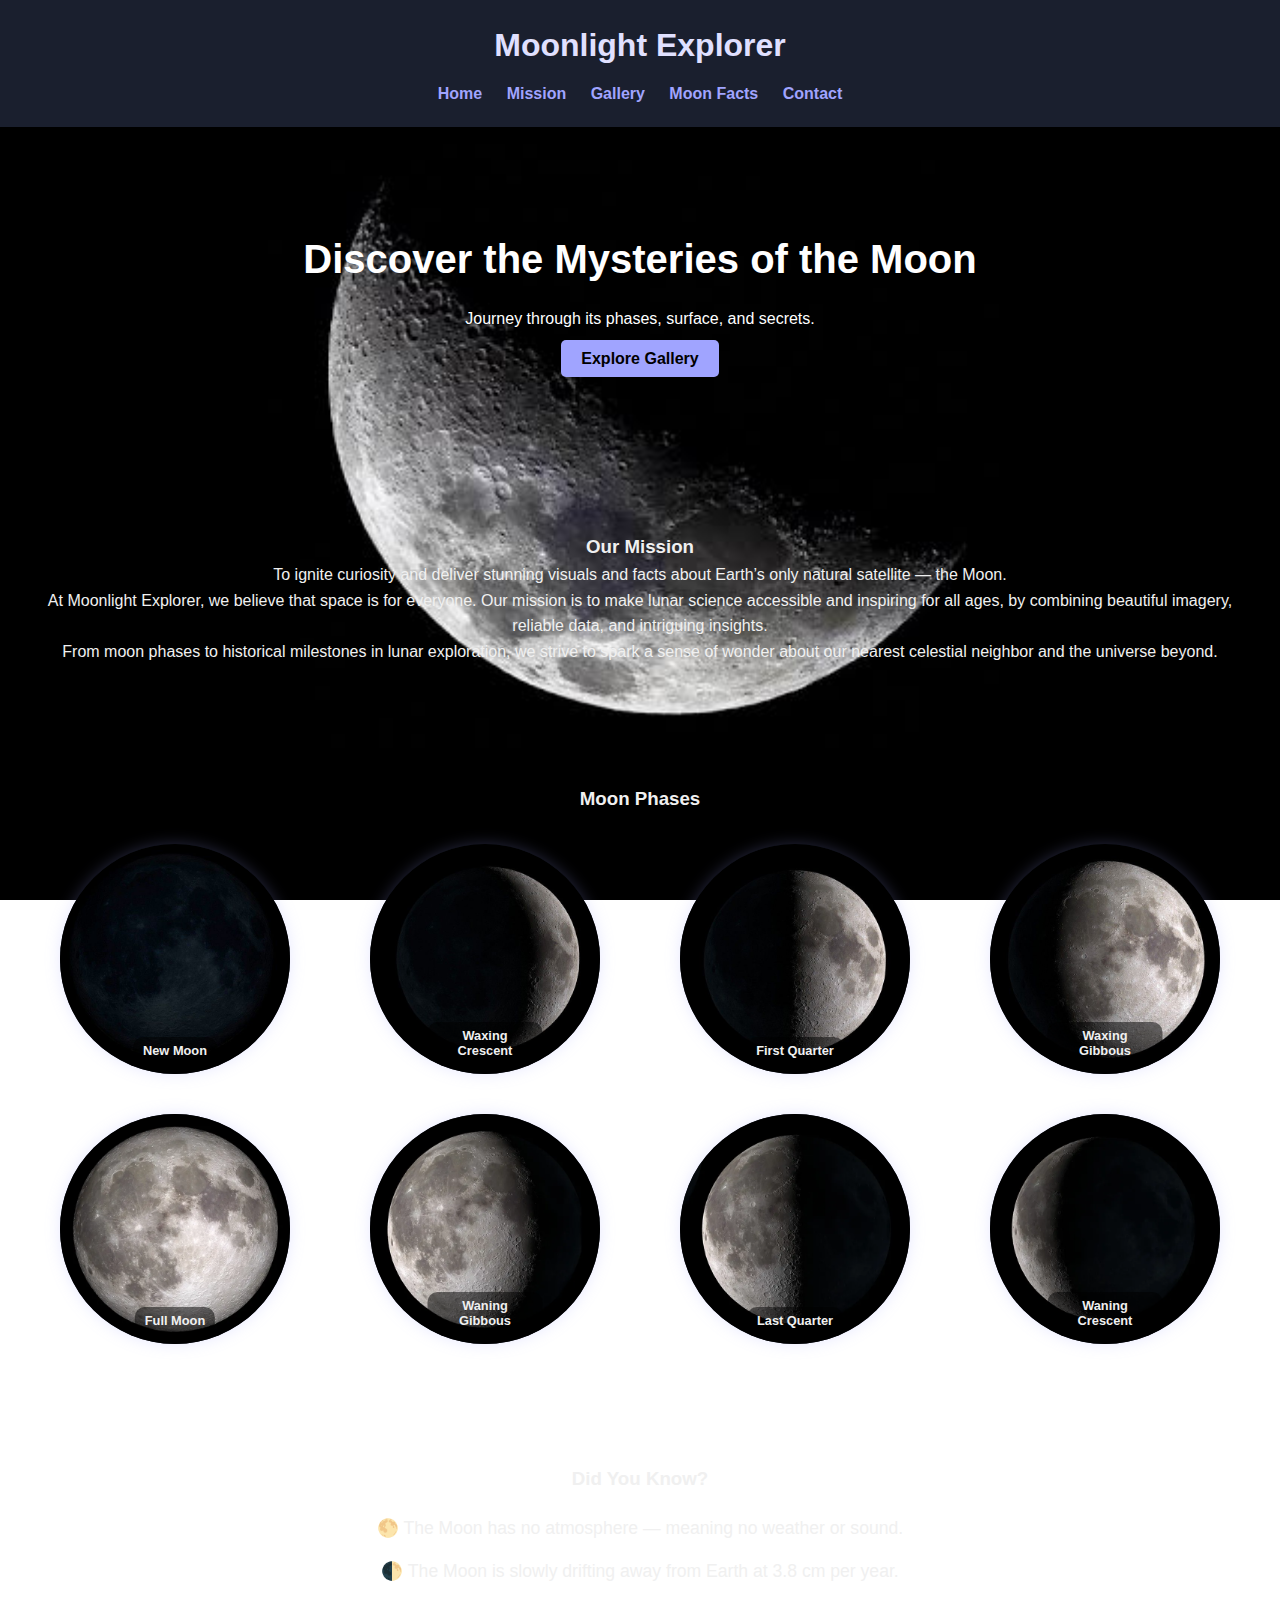
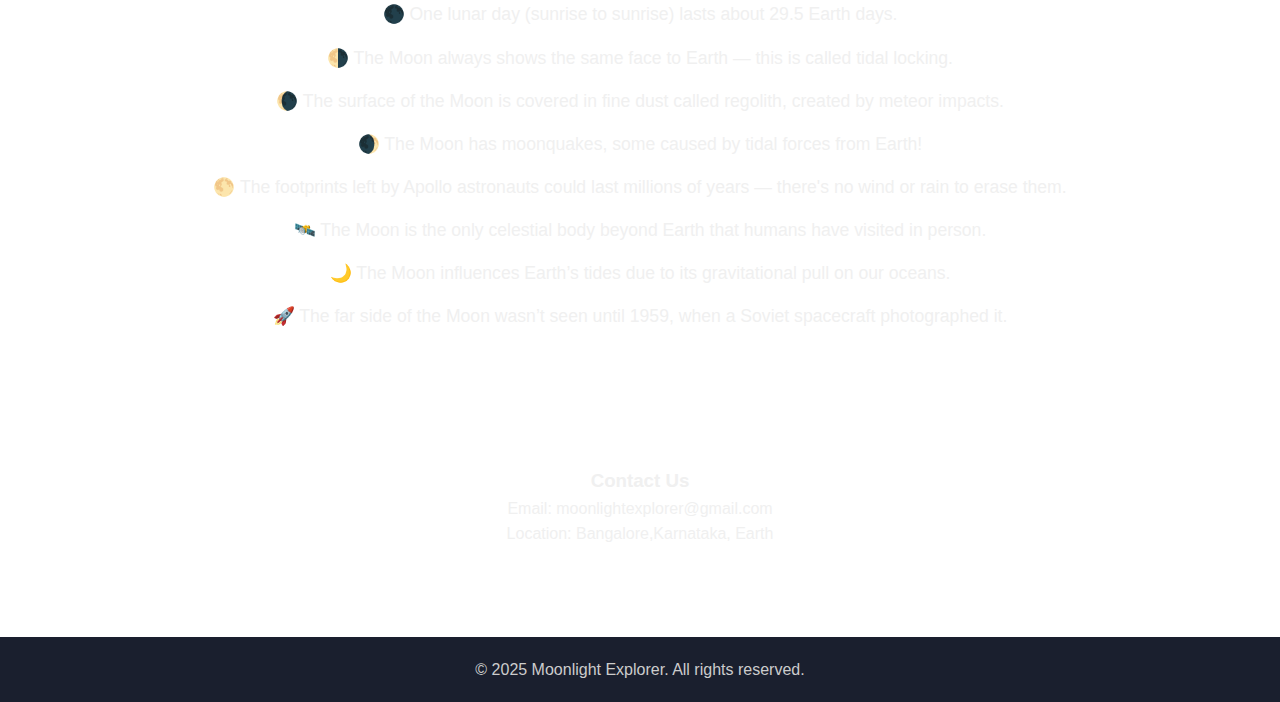
<file: Landing page/index.html>
<!DOCTYPE html>
<html lang="en">
<head>
  <meta charset="UTF-8" />
  <meta name="viewport" content="width=device-width, initial-scale=1.0" />
  <title>Moonlight Explorer</title>
  <link rel="stylesheet" href="style.css" />
</head>
<body>

  <header>
    <h1>Moonlight Explorer</h1>
    <nav>
      <a href="#">Home</a>
      <a href="#mission">Mission</a>
      <a href="#gallery">Gallery</a>
      <a href="#facts">Moon Facts</a>
      <a href="#contact">Contact</a>
    </nav>
  </header>

  <section class="hero">
    <h2>Discover the Mysteries of the Moon</h2>
    <p>Journey through its phases, surface, and secrets.</p>
    <a href="#gallery" class="btn">Explore Gallery</a>
  </section>

  <section id="mission" class="mission">
  <h3>Our Mission</h3>
  <p>
    To ignite curiosity and deliver stunning visuals and facts about Earth’s only natural satellite — the Moon.
  </p>
  <p>
    At Moonlight Explorer, we believe that space is for everyone. Our mission is to make lunar science accessible and inspiring for all ages, by combining beautiful imagery, reliable data, and intriguing insights.
  </p>
  <p>
    From moon phases to historical milestones in lunar exploration, we strive to spark a sense of wonder about our nearest celestial neighbor and the universe beyond.
  </p>
</section>

   <section id="gallery" class="gallery">
  <h3>Moon Phases</h3>
  <div class="card-grid">
    <div class="card">
      <img src="New Moon.jpg" alt="New Moon" />
      <h4>New Moon</h4>
    </div>
    <div class="card">
      <img src="waxing crescent.jpg" alt="Waxing Crescent" />
      <h4>Waxing Crescent</h4>
    </div>
    <div class="card">
      <img src="First quarter.jpg" alt="First Quarter" />
      <h4>First Quarter</h4>
    </div>
    <div class="card">
      <img src="waxing gibbous.jpg" alt="Waxing Gibbous" />
      <h4>Waxing Gibbous</h4>
    </div>
    <div class="card">
      <img src="Full moon.webp" alt="Full Moon" />
      <h4>Full Moon</h4>
    </div>
    <div class="card">
      <img src="waning gibbous.webp" alt="Waning Gibbous" />
      <h4>Waning Gibbous</h4>
    </div>
    <div class="card">
      <img src="Third quarter.webp" alt="Last Quarter" />
      <h4>Last Quarter</h4>
    </div>
    <div class="card">
      <img src="waning crescent.webp" alt="Waning Crescent" />
      <h4>Waning Crescent</h4>
    </div>
  </div>
</section>


  <section id="facts" class="facts">
  <h3>Did You Know?</h3>
  <ul>
    <li>🌕 The Moon has no atmosphere — meaning no weather or sound.</li>
    <li>🌓 The Moon is slowly drifting away from Earth at 3.8 cm per year.</li>
    <li>🌑 One lunar day (sunrise to sunrise) lasts about 29.5 Earth days.</li>
    <li>🌗 The Moon always shows the same face to Earth — this is called tidal locking.</li>
    <li>🌘 The surface of the Moon is covered in fine dust called regolith, created by meteor impacts.</li>
    <li>🌒 The Moon has moonquakes, some caused by tidal forces from Earth!</li>
    <li>🌕 The footprints left by Apollo astronauts could last millions of years — there's no wind or rain to erase them.</li>
    <li>🛰️ The Moon is the only celestial body beyond Earth that humans have visited in person.</li>
    <li>🌙 The Moon influences Earth’s tides due to its gravitational pull on our oceans.</li>
    <li>🚀 The far side of the Moon wasn’t seen until 1959, when a Soviet spacecraft photographed it.</li>
  </ul>
</section>


  <section id="contact" class="contact">
    <h3>Contact Us</h3>
    <p>Email: moonlightexplorer@gmail.com</p>
    <p>Location: Bangalore,Karnataka, Earth</p>
  </section>

  <footer>
    <p>&copy; 2025 Moonlight Explorer. All rights reserved.</p>
  </footer>

</body>
</html>
</file>
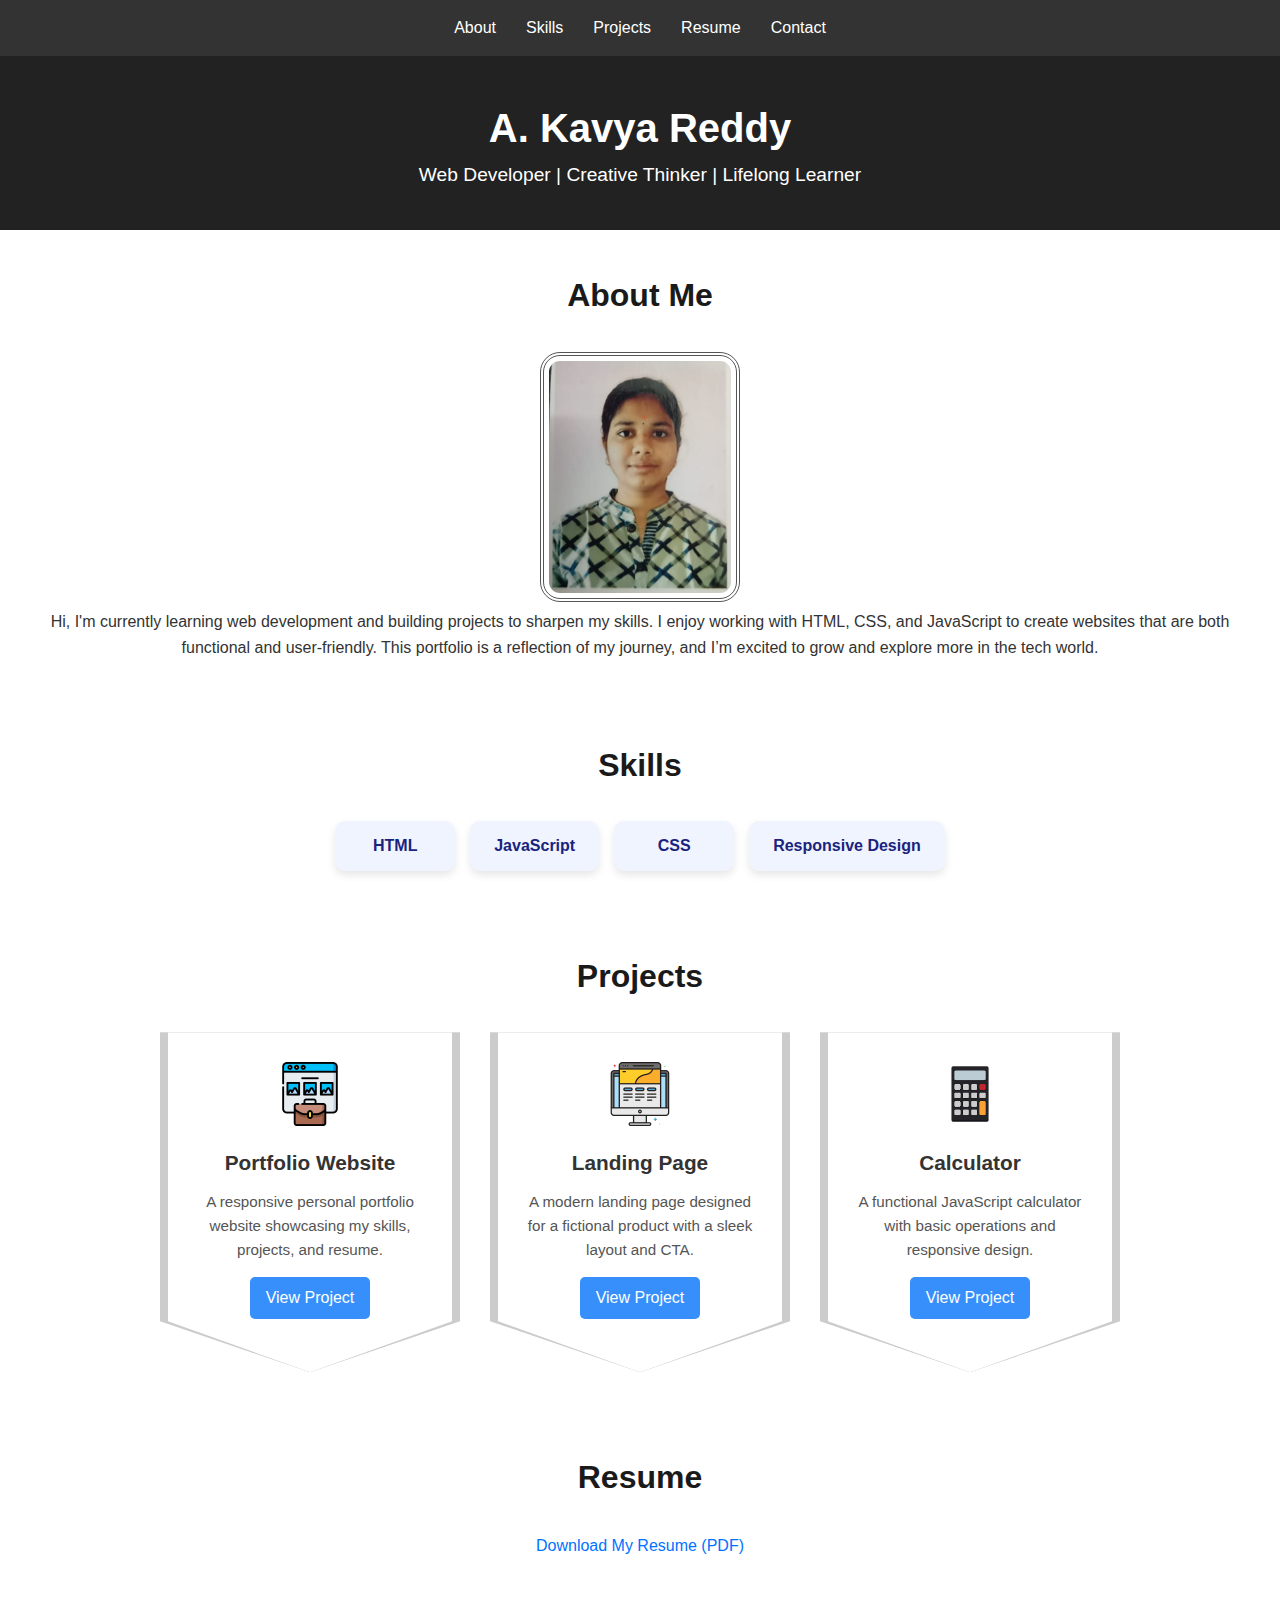
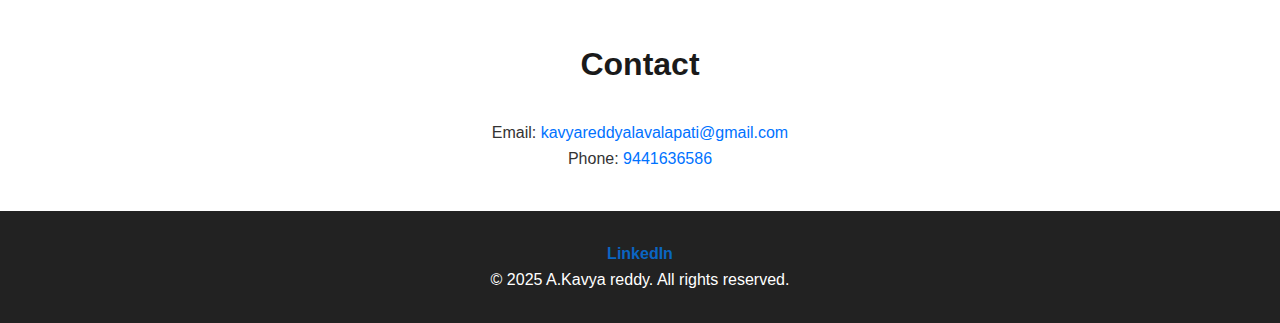
<file: Portfolio/index.html>
<!DOCTYPE html>
<html lang="en">
<head>
  <meta charset="UTF-8" />
  <meta name="viewport" content="width=device-width, initial-scale=1.0"/>
  <title>My Portfolio</title>
  <link rel="stylesheet" href="style.css" />
</head>
<body>
   <!-- Navigation Bar -->
  <nav class="navbar">
  <ul class="nav-links">
    <li><a href="#about">About</a></li>
    <li><a href="#skills">Skills</a></li>
    <li><a href="#projects">Projects</a></li>
     <li><a href="#resume">Resume</a></li>
    <li><a href="#contact">Contact</a></li>
  </ul>
</nav>


  <!-- Header Section -->
  <header>
    <h1>A. Kavya Reddy</h1>
    <p>Web Developer | Creative Thinker | Lifelong Learner</p>
  </header>

  <!-- About Section -->
  <section id="about">
    <h2>About Me</h2>
    <img src="kavya.jpg" alt="A. Kavya Reddy" class="profile-pic" />
    <p>Hi, I'm currently learning web development and building projects to sharpen my skills.
 I enjoy working with HTML, CSS, and JavaScript to create websites that are both functional and user-friendly. 
This portfolio is a reflection of my journey, and I’m excited to grow and explore more in the tech world.</p>
  </section>

 <!-- Skills Section -->
<section id="skills">
  <h2>Skills</h2>
  <ul class="skills-list">
    <li>HTML</li>
    <li>JavaScript</li>
    <li>CSS</li>
    <li>Responsive Design</li>
  </ul>
</section>


<!-- Projects Section -->
<section id="projects">
  <h2>Projects</h2>
  <div class="project-grid">

    <!-- Portfolio Website -->
    <div class="project-card-wrapper">
      <div class="project-card">
        <img src="portfolio.png" alt="Portfolio Website">
        <div class="card-content">
          <h3>Portfolio Website</h3>
          <p>A responsive personal portfolio website showcasing my skills, projects, and resume.</p>
          <a href="https://your-portfolio-link.com" target="_blank">View Project</a>
        </div>
      </div>
    </div>

    <!-- Landing Page -->
    <div class="project-card-wrapper">
      <div class="project-card">
        <img src="Landing page.png" alt="Landing Page">
        <div class="card-content">
          <h3>Landing Page</h3>
          <p>A modern landing page designed for a fictional product with a sleek layout and CTA.</p>
          <a href="https://your-landingpage-link.com" target="_blank">View Project</a>
        </div>
      </div>
    </div>

    <!-- Calculator -->
    <div class="project-card-wrapper">
      <div class="project-card">
        <img src="Calculator.png" alt="Calculator App">
        <div class="card-content">
          <h3>Calculator</h3>
          <p>A functional JavaScript calculator with basic operations and responsive design.</p>
          <a href="https://your-calculator-link.com" target="_blank">View Project</a>
        </div>
      </div>
    </div>

  </div>
</section>


  <!-- Resume Section -->
  <section id="resume">
    <h2>Resume</h2>
    <p><a href="Kavya reddy Resume.pdf" download>Download My Resume (PDF)</a></p>
  </section>

 <!-- Contact Section -->
<section id="contact">
  <h2>Contact</h2>
  <p>Email: <a href="mailto:kavyareddyalavalapati@gmail.com">kavyareddyalavalapati@gmail.com</a></p>
  <p>Phone: <a href="tel:+919441636586">9441636586</a></p>
</section>


  <!-- Footer -->
  <footer>

<a href="https://www.linkedin.com/in/kavya-reddy-alavalapati-2a7677293" target="_blank" rel="noopener" style="margin-right: 10px; color: #0A66C2; text-decoration: none; font-weight: bold;">
    LinkedIn
  </a>
    <p>&copy; 2025 A.Kavya reddy. All rights reserved.</p>
  </footer>

</body>
</html>
</file>
<file: Landing page/style.css>
*
 {
  margin: 0;
  padding: 0;
  box-sizing: border-box;
}

body {
  font-family: 'Arial', sans-serif;
  background-color: #0b0f1a;
  background: url('Moon.jpg') no-repeat center center fixed;
  background-size: cover;
  color: #f0f0f0;
  line-height: 1.6;
}

header {
  background: #1a1f2e;
  padding: 20px;
  text-align: center;
}

header h1 {
  font-size: 2rem;
  color: #e0e0ff;
}

nav {
  margin-top: 10px;
}

nav a {
  color: #a0a4ff;
  margin: 0 10px;
  text-decoration: none;
  font-weight: bold;
}

nav a:hover {
  color: #fff;
}

.hero {
  background: url('https://source.unsplash.com/1600x600/?moon,space') no-repeat center center/cover;
  text-align: center;
  padding: 100px 20px;
  color: white;
}

.hero h2 {
  font-size: 2.5rem;
}

.hero p {
  margin: 15px 0;
}

.btn {
  padding: 10px 20px;
  background: #a0a4ff;
  color: #000;
  text-decoration: none;
  border-radius: 5px;
  font-weight: bold;
}

.btn:hover {
  background: #fff;
  color: #000;
}

/* Section styles */
section {
  padding: 60px 20px;
  text-align: center;
}

/* Gallery */
.gallery .grid {
  display: grid;
  grid-template-columns: repeat(auto-fit, minmax(250px, 1fr));
  gap: 20px;
  margin-top: 20px;
}

.gallery img {
  width: 100%;
  border-radius: 10px;
  transition: transform 0.3s ease;
}

.gallery img:hover {
  transform: scale(1.05);
}
.card-grid {
  display: grid;
  grid-template-columns: repeat(4, 1fr);
  gap: 20px;
  margin-top: 30px;
  column-gap: 20px;    
  row-gap: 40px;     
  padding: 0 10px;
  justify-items: center;
}

.card {
  background: #1a1f2e;
  width: 230px;      
  height: 230px;    
  border-radius: 50%; 
  overflow: hidden;
  box-shadow: 0 0 15px rgba(160, 164, 255, 0.25);
  transition: transform 0.3s ease;
  text-align: center;
  position: relative;
}

.card img {
  width: 100%;
  height: 100%;
  object-fit: cover;
  display: block;
  border-radius: 20px 20px 0 0; /* Rounded only at the top if needed */
}

.card h4 {
  position: absolute;
  bottom: 10px;
  left: 50%;
  transform: translateX(-50%);
  background: rgba(0, 0, 0, 0.5);
  padding: 6px 10px;
  font-size: 0.8rem;
  color: #f0f0f0;
  border-radius: 10px;
  max-width: 90%;
  text-align: center;
  white-space: normal;
  word-wrap: break-word;
  line-height: 1.2;
}



.card:hover {
  transform: translateY(-5px);
}


/* Facts */
.facts ul {
  list-style: none;
  margin-top: 20px;
}

.facts li {
  margin: 15px 0;
  font-size: 1.1rem;
}

/* Footer */
footer {
  background: #1a1f2e;
  color: #ccc;
  text-align: center;
  padding: 20px;
  margin-top: 30px;
}
</file>
<file: Portfolio/style.css>
* {
  margin: 0;
  padding: 0;
  box-sizing: border-box;
}

body {
  font-family: 'Segoe UI', sans-serif;
  line-height: 1.6;
  background-color: white; /* Changed from #f0f0f5 to pure white */
  color: #333;
}

/* Navigation Bar */
.navbar {
  background-color: #333;
  padding: 15px 0;
  text-align: center;
}

.nav-links {
  list-style: none;
  display: flex;
  justify-content: center;
  gap: 30px;
  padding: 0;
  margin: 0;
}

.nav-links li a {
  color: white;
  text-decoration: none;
  font-weight: 500;
  font-size: 1rem;
  transition: color 0.3s ease;
}

.nav-links li a:hover {
  color: #0072ff;
}

/* Header */
header {
  text-align: center;
  background-color: #222;
  color: white;
  padding: 40px 20px;
}

header h1 {
  font-size: 2.5em;
}

header p {
  font-size: 1.2em;
}

/* Sections */
section {
  padding: 40px 20px;
  background-color: white;
  border-radius: 10px;
  margin-bottom: 0;
}

/* Center all section headings */
section h2 {
  text-align: center;
  font-size: 2rem;
  margin-bottom: 30px;
  color: #1a1a1a;
}

/* About Section */
#about {
  text-align: center;
}

.profile-pic {
  width: 200px;
  height: 250px;
  border-radius: 20px;
  object-fit: cover;
  border: 4px double #555;
  padding: 5px;
  background-color: #fff;
}

/* Skills Section */
.skills-list {
  list-style: none;
  padding: 0;
  margin: 20px auto 0;
  display: flex;
  flex-wrap: wrap;
  justify-content: center;
  gap: 15px;
  max-width: 800px;
}

.skills-list li {
  background-color: #f0f4ff;
  color: #1a237e;
  padding: 12px 24px;
  border-radius: 10px;
  box-shadow: 0 4px 8px rgba(0,0,0,0.1);
  font-weight: 600;
  font-size: 1rem;
  min-width: 120px;
  text-align: center;
  transition: 0.3s ease;
}

.skills-list li:hover {
  background-color: #d0dbff;
  transform: translateY(-4px);
  box-shadow: 0 6px 14px rgba(26, 35, 126, 0.2);
}

/* Projects Section */
#projects {
  background-color: white; /* Changed from #f4f4fa to white */
  text-align: center;
}

/* Project Grid */
.project-grid {
  display: flex;
  flex-wrap: wrap;
  justify-content: center;
  gap: 30px;
}

/* Project Card Wrapper */
.project-card-wrapper {
  width: 300px;
  height: 340px;
  background-color: #ccc;
  clip-path: polygon(0 0, 100% 0, 100% 85%, 50% 100%, 0 85%);
  display: flex;
  align-items: center;
  justify-content: center;
  transition: background-color 0.3s ease, box-shadow 0.3s ease;
}

.project-card-wrapper:hover {
  background-color: #0072ff;
  box-shadow: 0 0 12px rgba(0, 114, 255, 0.7);
}

/* Inner Project Card */
.project-card {
  width: 284px;
  height: 340px;
  background-color: white;
  clip-path: polygon(0 0, 100% 0, 100% 85%, 50% 100%, 0 85%);
  box-shadow: 0 4px 16px rgba(0, 0, 0, 0.1);
  overflow: hidden;
  transition: transform 0.3s ease;
  display: flex;
  flex-direction: column;
  align-items: center;
  justify-content: flex-start;
  padding-top: 30px;
}

.project-card:hover {
  transform: translateY(-10px);
}

.project-card img {
  width: 64px;
  height: 64px;
  object-fit: cover;
  border-radius: 8px;
  margin-bottom: 20px;
}

/* Project Card Text Content */
.card-content {
  padding: 0 20px 50px;
  text-align: center;
}

.project-card h3 {
  font-size: 1.3rem;
  margin-bottom: 10px;
}

.project-card p {
  font-size: 0.95rem;
  color: #555;
  margin-bottom: 15px;
}

.project-card a {
  display: inline-block;
  text-decoration: none;
  color: white;
  background-color: #368ffb;
  padding: 8px 16px;
  border-radius: 5px;
  transition: background-color 0.3s ease;
  margin-bottom: 20px;
}

.project-card a:hover {
  background-color: #446ba3;
}

/* Links */
a {
  color: #0066cc;
  text-decoration: none;
}

a:hover {
  text-decoration: underline;
}

/* Resume & Contact specific styling */
#resume,
#contact {
  text-align: center;
}

#resume a,
#contact a {
  color: #0072ff;
  text-decoration: none;
  font-weight: 500;
}

#resume a:hover,
#contact a:hover {
  text-decoration: underline;
}

/* Footer */
footer {
  text-align: center;
  padding: 30px 20px;
  background-color: #222;
  color: white;
}

footer a {
  color: #0A66C2;
  text-decoration: none;
  font-weight: bold;
  margin: 0 10px;
}

footer a:hover {
  text-decoration: underline;
}
</file>
